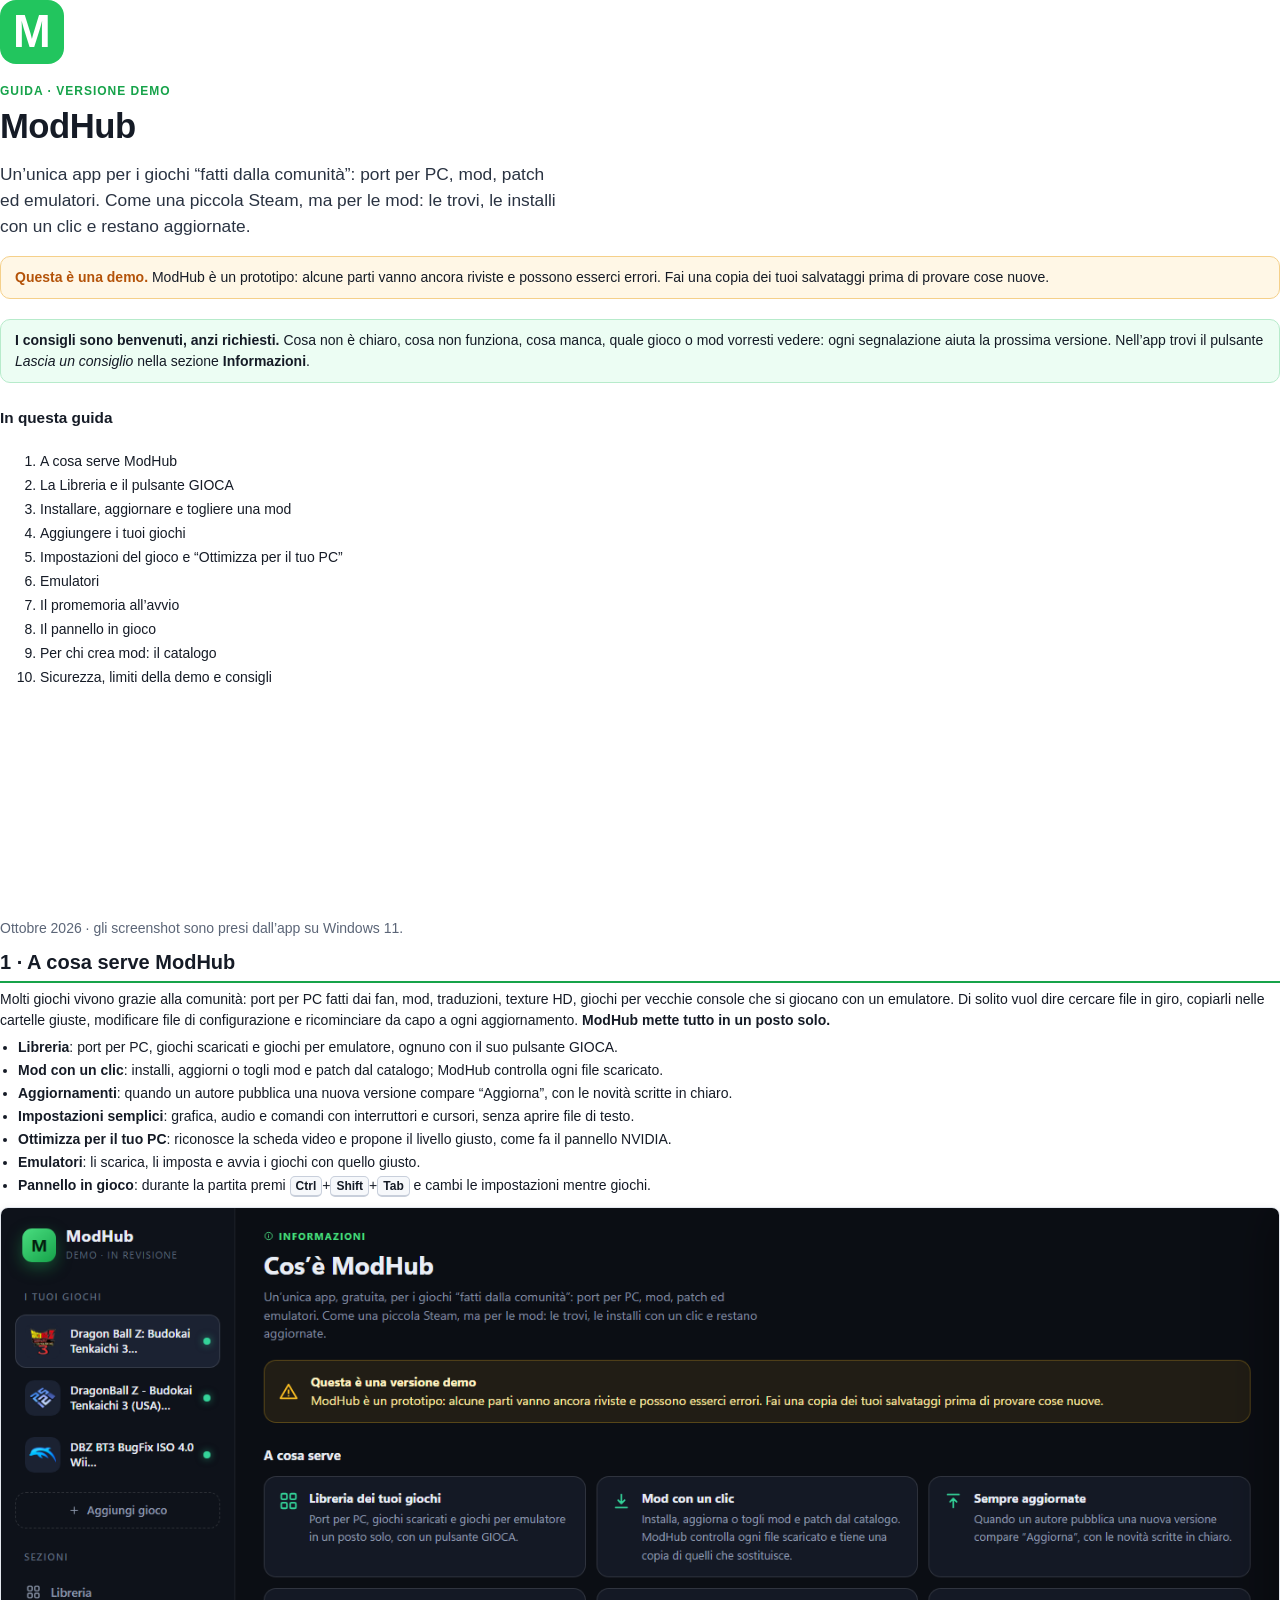
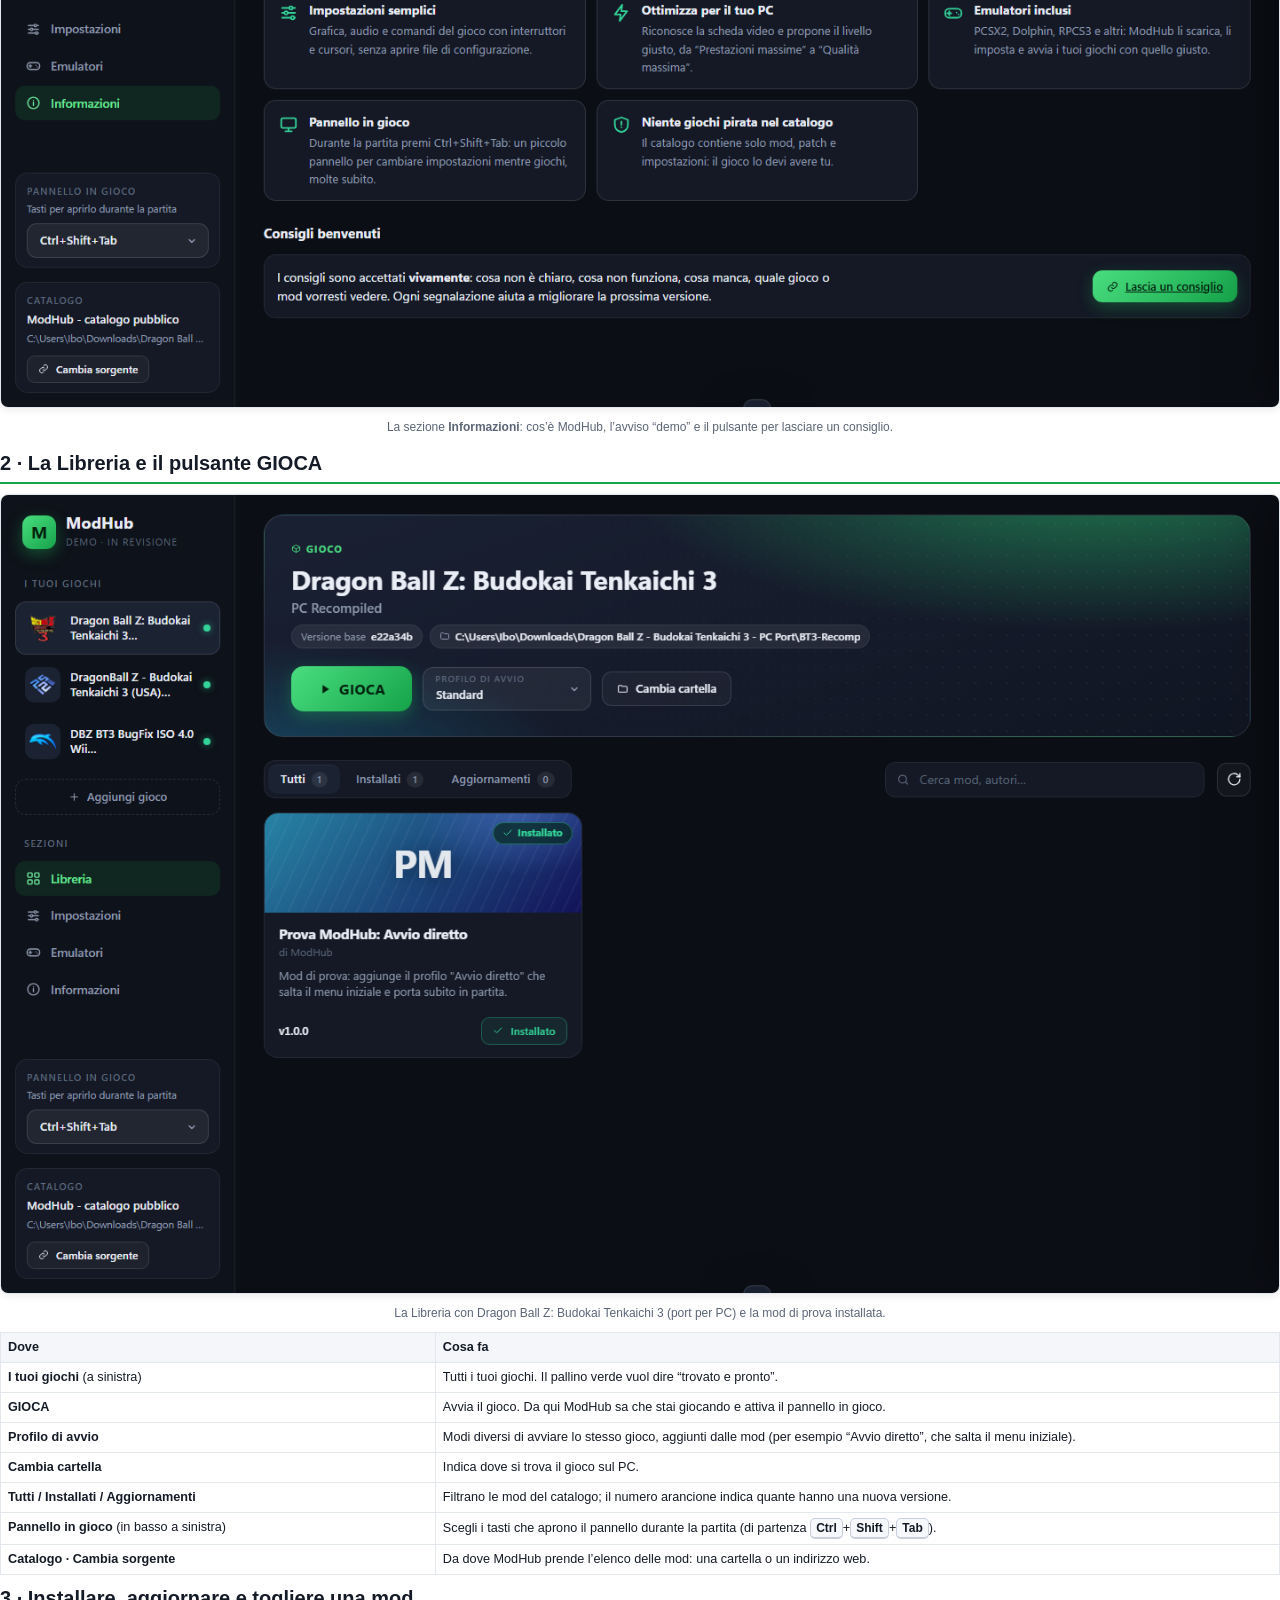
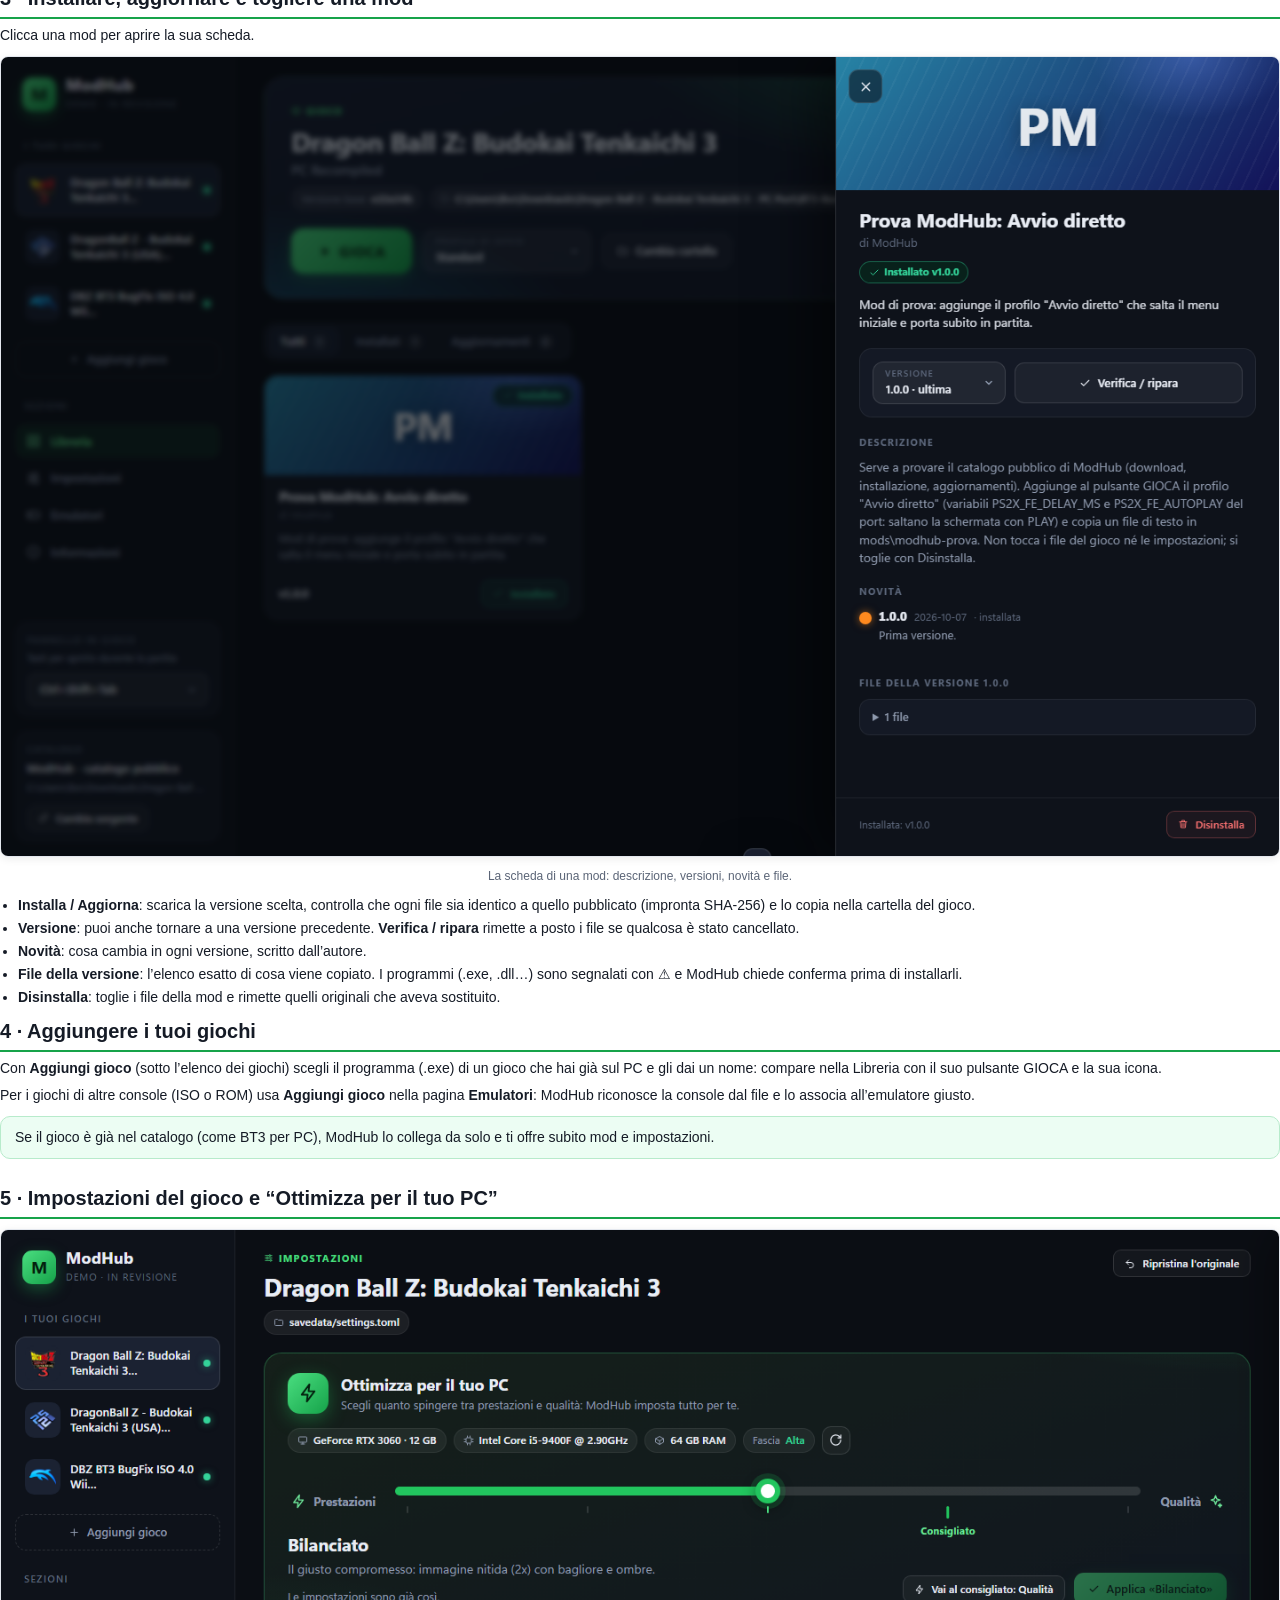
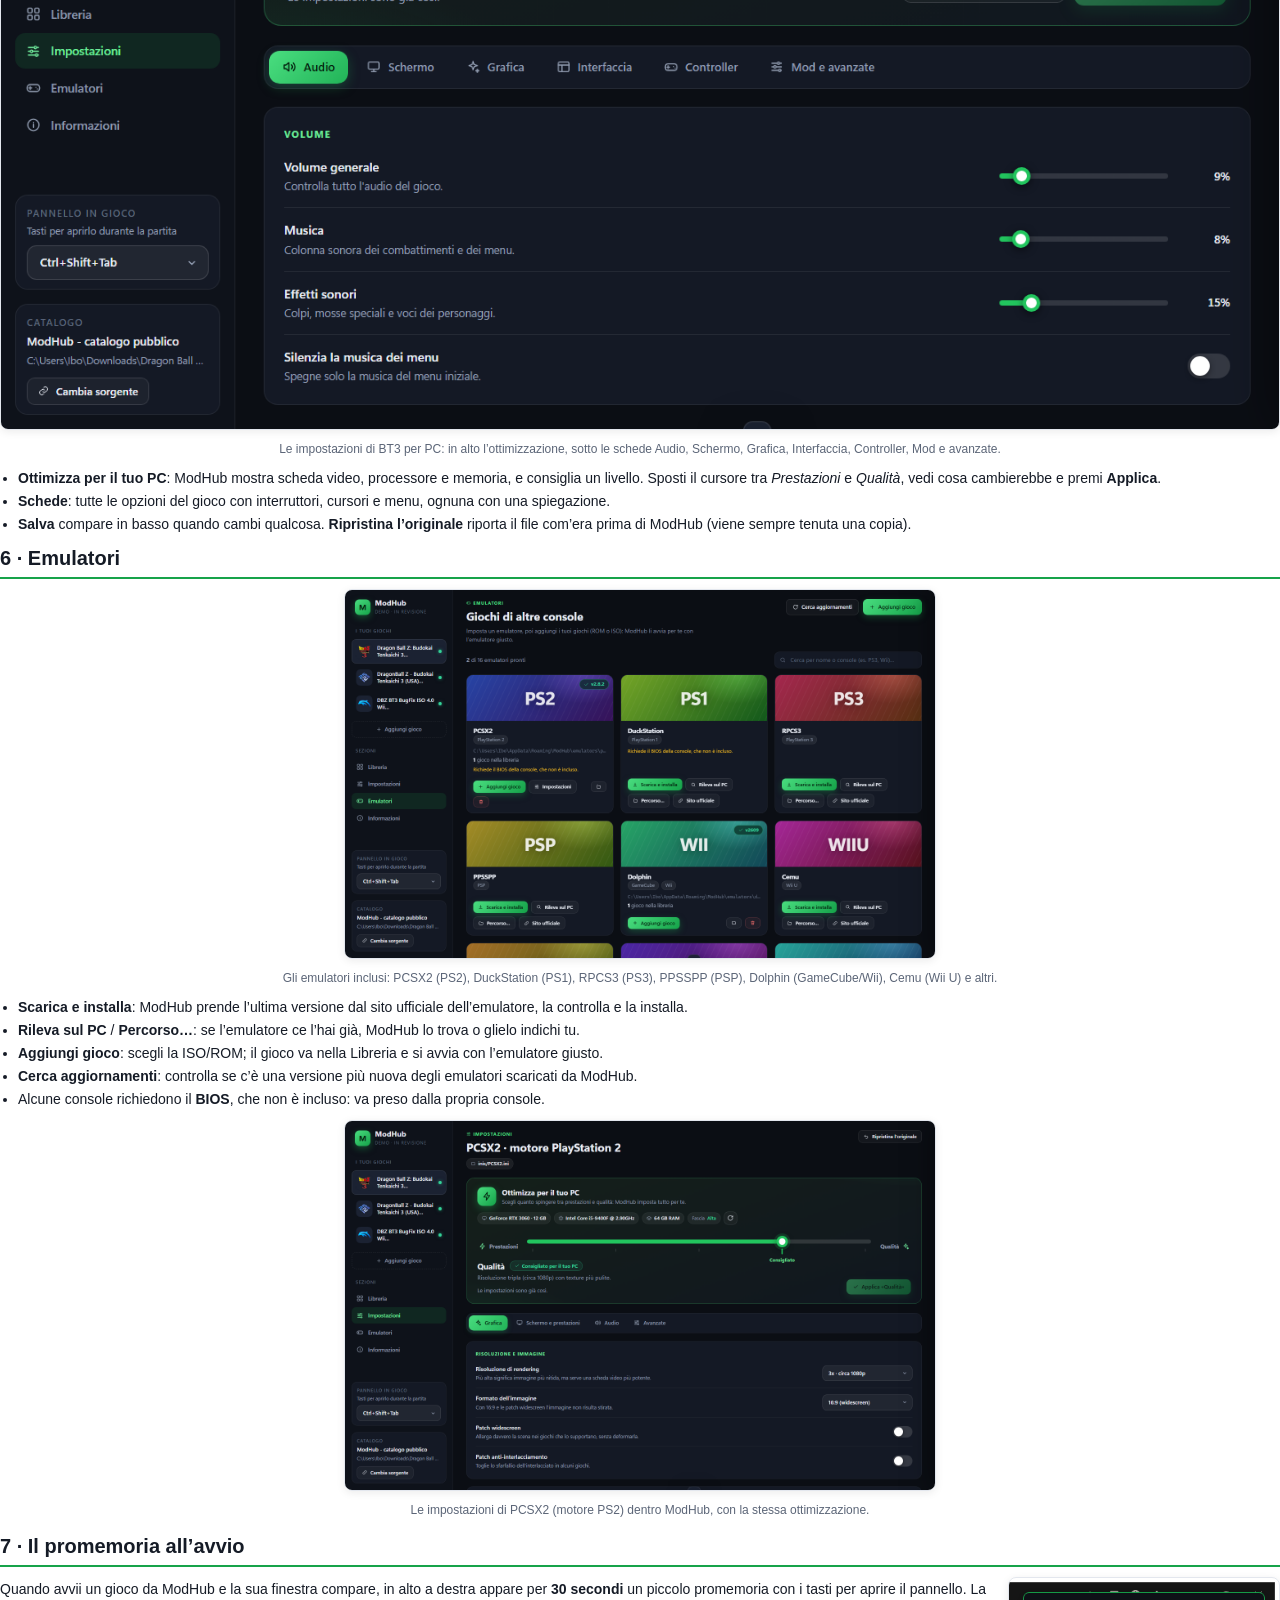
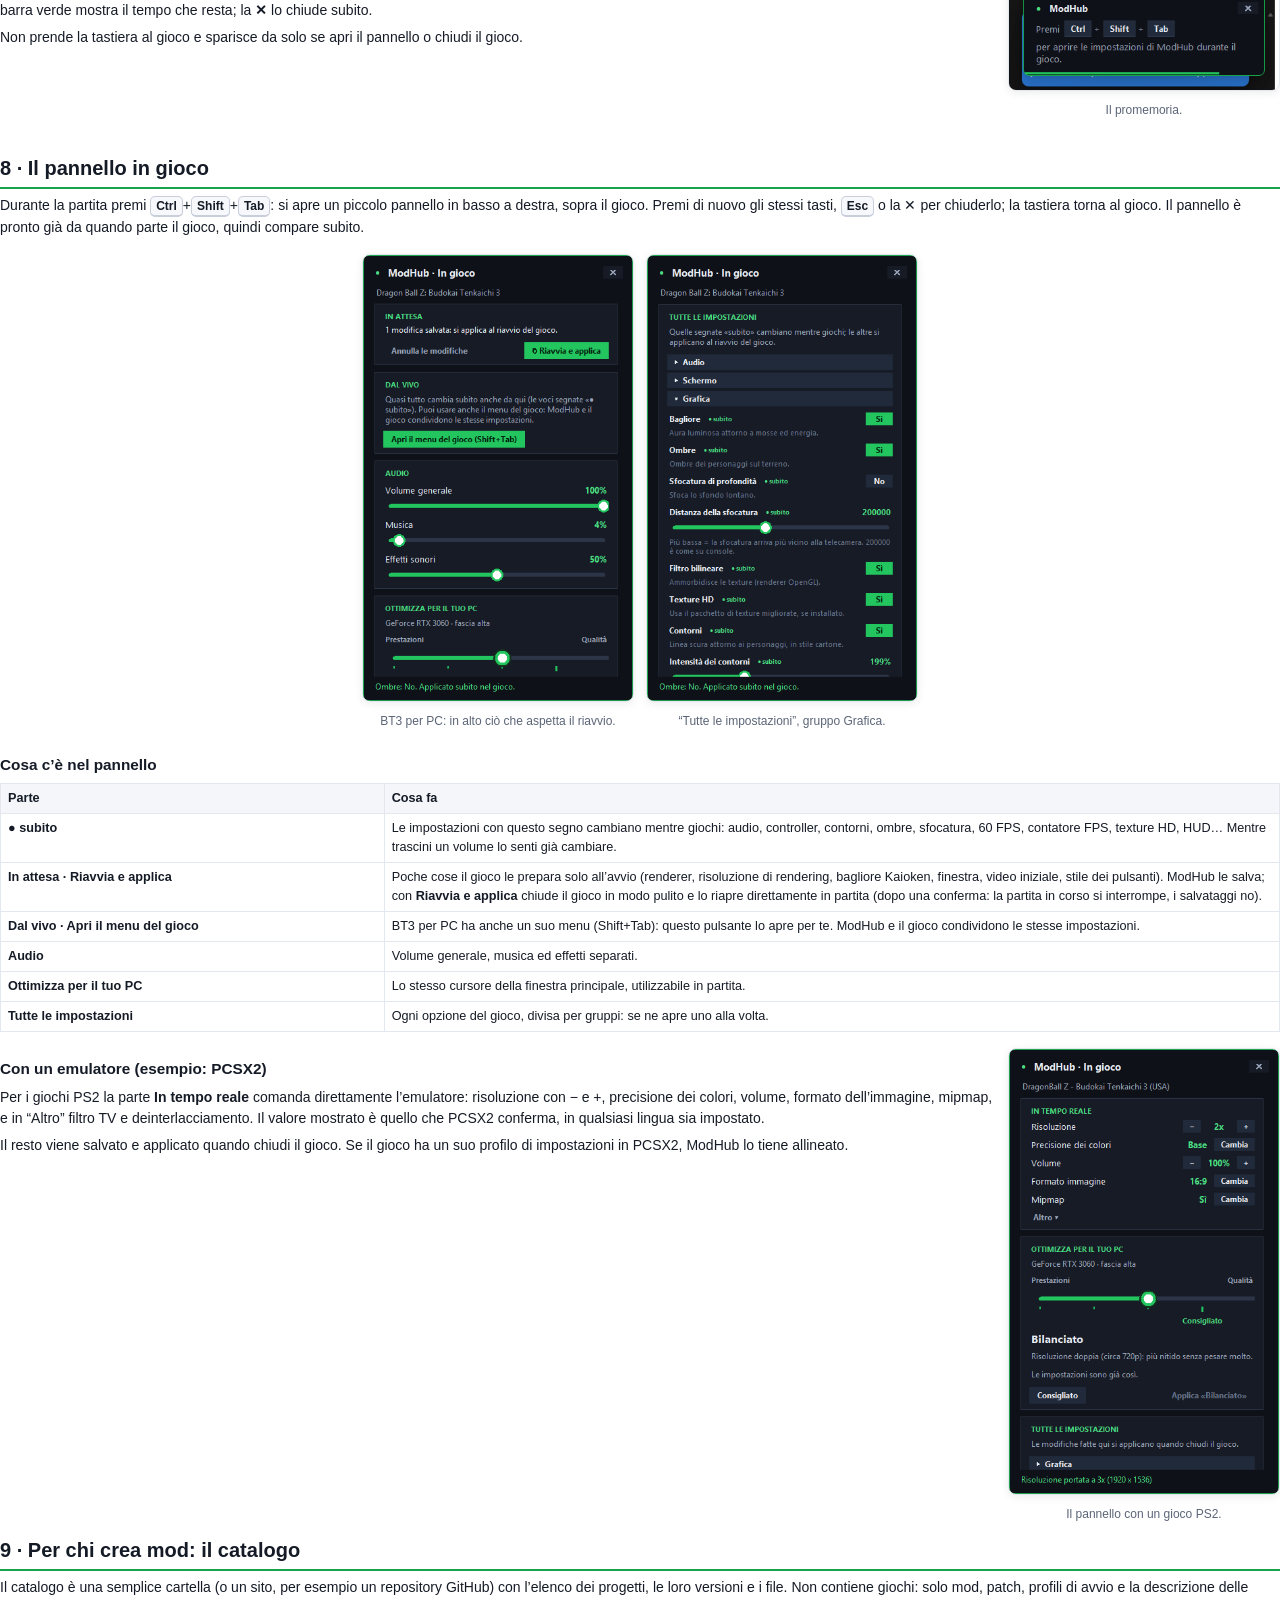
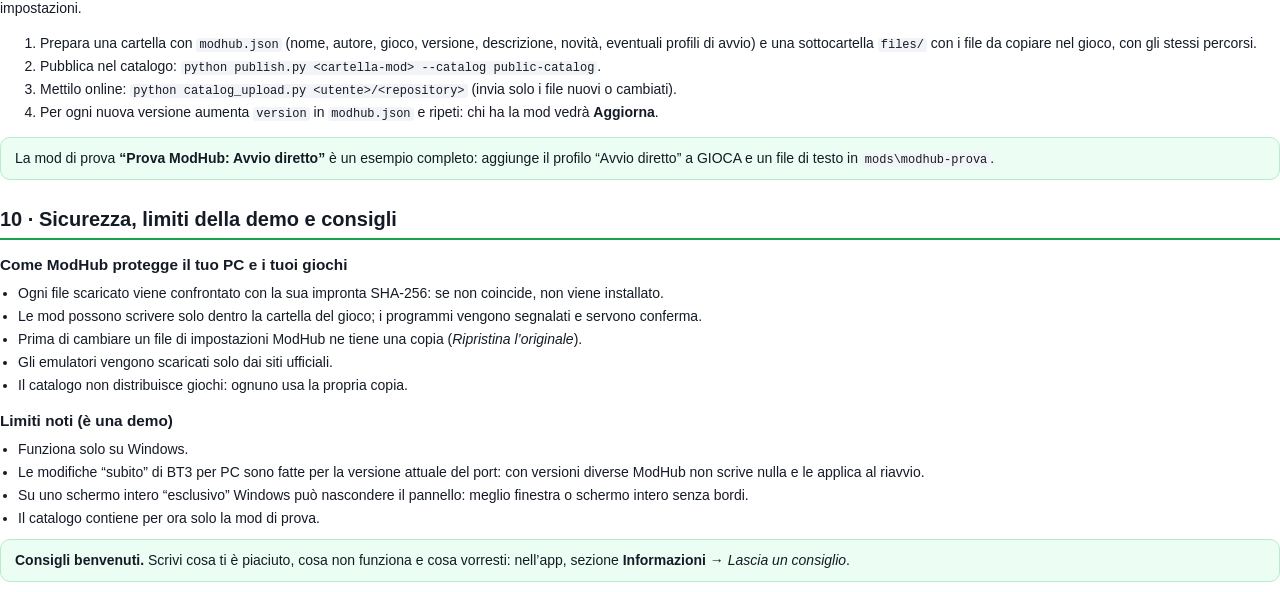
<file: docs/guida.html>
<!doctype html>
<html lang="it">
<head>
<meta charset="utf-8">
<title>ModHub - Guida (demo)</title>
<style>
  @page { size: A4; margin: 16mm 15mm 16mm 15mm; }
  :root { --ink: #151b26; --muted: #5b6577; --green: #16a34a; --green-bg: #ecfdf3; --amber-bg: #fff7e6; --amber: #b45309; --line: #e3e7ee; }
  * { box-sizing: border-box; }
  body { font-family: "Segoe UI", Arial, sans-serif; color: var(--ink); font-size: 10.5pt; line-height: 1.5; margin: 0; }
  h1 { font-size: 26pt; margin: 0 0 4px; letter-spacing: -0.5px; }
  h2 { font-size: 15pt; margin: 0 0 6px; padding-top: 2px; border-bottom: 2px solid var(--green); padding-bottom: 4px; }
  h3 { font-size: 11.5pt; margin: 14px 0 4px; }
  p { margin: 6px 0; }
  ul { margin: 6px 0 6px 18px; padding: 0; }
  li { margin: 2px 0; }
  .muted { color: var(--muted); }
  .cover { height: 250mm; display: flex; flex-direction: column; justify-content: center; page-break-after: always; }
  .logo { width: 64px; height: 64px; border-radius: 16px; background: #22c55e; color: #fff; font-size: 34pt; font-weight: 700;
          display: flex; align-items: center; justify-content: center; margin-bottom: 18px; }
  .tag { display: inline-block; font-size: 9pt; font-weight: 700; letter-spacing: 1px; color: var(--green); text-transform: uppercase; }
  .lead { font-size: 13pt; color: #2a3342; max-width: 150mm; }
  .box { border-radius: 10px; padding: 10px 14px; margin: 10px 0; }
  .demo { background: var(--amber-bg); border: 1px solid #f5d08a; }
  .demo b { color: var(--amber); }
  .tip { background: var(--green-bg); border: 1px solid #b7ebcb; }
  section { page-break-before: always; }
  section.flow { page-break-before: auto; margin-top: 18px; }
  figure { margin: 10px 0; text-align: center; page-break-inside: avoid; }
  figure img { max-width: 100%; border-radius: 8px; border: 1px solid var(--line); box-shadow: 0 2px 8px rgba(0,0,0,.08); }
  figcaption { font-size: 9pt; color: var(--muted); margin-top: 4px; }
  .pair { display: flex; gap: 12px; justify-content: center; page-break-inside: avoid; }
  .pair figure { flex: 0 0 auto; }
  .pair img { width: 72mm; }
  .side { display: flex; gap: 14px; align-items: flex-start; page-break-inside: avoid; }
  .side figure { flex: 0 0 72mm; margin-top: 4px; }
  .side figure img { width: 72mm; }
  .side .text { flex: 1; }
  .k { display: inline-block; border: 1px solid #c8cfdb; border-bottom-width: 2px; border-radius: 5px; padding: 0 5px; font-size: 9pt; font-weight: 600; background: #f6f8fb; }
  table { border-collapse: collapse; width: 100%; font-size: 9.5pt; margin: 6px 0; }
  td, th { border: 1px solid var(--line); padding: 5px 7px; vertical-align: top; text-align: left; }
  th { background: #f4f6f9; }
  .toc li { margin: 3px 0; }
  code { font-family: Consolas, monospace; font-size: 9pt; background: #f2f4f7; padding: 0 3px; border-radius: 3px; }
</style>
</head>
<body>

<div class="cover">
  <div class="logo">M</div>
  <span class="tag">Guida · versione demo</span>
  <h1>ModHub</h1>
  <p class="lead">Un’unica app per i giochi “fatti dalla comunità”: port per PC, mod, patch ed emulatori.
    Come una piccola Steam, ma per le mod: le trovi, le installi con un clic e restano aggiornate.</p>
  <div class="box demo"><b>Questa è una demo.</b> ModHub è un prototipo: alcune parti vanno ancora riviste e possono esserci
    errori. Fai una copia dei tuoi salvataggi prima di provare cose nuove.</div>
  <div class="box tip"><b>I consigli sono benvenuti, anzi richiesti.</b> Cosa non è chiaro, cosa non funziona, cosa manca, quale gioco o
    mod vorresti vedere: ogni segnalazione aiuta la prossima versione. Nell’app trovi il pulsante <i>Lascia un consiglio</i>
    nella sezione <b>Informazioni</b>.</div>
  <h3>In questa guida</h3>
  <ol class="toc">
    <li>A cosa serve ModHub</li>
    <li>La Libreria e il pulsante GIOCA</li>
    <li>Installare, aggiornare e togliere una mod</li>
    <li>Aggiungere i tuoi giochi</li>
    <li>Impostazioni del gioco e “Ottimizza per il tuo PC”</li>
    <li>Emulatori</li>
    <li>Il promemoria all’avvio</li>
    <li>Il pannello in gioco</li>
    <li>Per chi crea mod: il catalogo</li>
    <li>Sicurezza, limiti della demo e consigli</li>
  </ol>
  <p class="muted" style="margin-top:auto">Ottobre 2026 · gli screenshot sono presi dall’app su Windows 11.</p>
</div>

<section>
  <h2>1 · A cosa serve ModHub</h2>
  <p>Molti giochi vivono grazie alla comunità: port per PC fatti dai fan, mod, traduzioni, texture HD, giochi per vecchie console
    che si giocano con un emulatore. Di solito vuol dire cercare file in giro, copiarli nelle cartelle giuste, modificare file di
    configurazione e ricominciare da capo a ogni aggiornamento. <b>ModHub mette tutto in un posto solo.</b></p>
  <ul>
    <li><b>Libreria</b>: port per PC, giochi scaricati e giochi per emulatore, ognuno con il suo pulsante GIOCA.</li>
    <li><b>Mod con un clic</b>: installi, aggiorni o togli mod e patch dal catalogo; ModHub controlla ogni file scaricato.</li>
    <li><b>Aggiornamenti</b>: quando un autore pubblica una nuova versione compare “Aggiorna”, con le novità scritte in chiaro.</li>
    <li><b>Impostazioni semplici</b>: grafica, audio e comandi con interruttori e cursori, senza aprire file di testo.</li>
    <li><b>Ottimizza per il tuo PC</b>: riconosce la scheda video e propone il livello giusto, come fa il pannello NVIDIA.</li>
    <li><b>Emulatori</b>: li scarica, li imposta e avvia i giochi con quello giusto.</li>
    <li><b>Pannello in gioco</b>: durante la partita premi <span class="k">Ctrl</span>+<span class="k">Shift</span>+<span class="k">Tab</span>
      e cambi le impostazioni mentre giochi.</li>
  </ul>
  <figure><img src="img/06_informazioni.png"><figcaption>La sezione <b>Informazioni</b>: cos’è ModHub, l’avviso “demo” e il pulsante per lasciare un consiglio.</figcaption></figure>
</section>

<section>
  <h2>2 · La Libreria e il pulsante GIOCA</h2>
  <figure><img src="img/01_libreria.png"><figcaption>La Libreria con Dragon Ball Z: Budokai Tenkaichi 3 (port per PC) e la mod di prova installata.</figcaption></figure>
  <table>
    <tr><th style="width:34%">Dove</th><th>Cosa fa</th></tr>
    <tr><td><b>I tuoi giochi</b> (a sinistra)</td><td>Tutti i tuoi giochi. Il pallino verde vuol dire “trovato e pronto”.</td></tr>
    <tr><td><b>GIOCA</b></td><td>Avvia il gioco. Da qui ModHub sa che stai giocando e attiva il pannello in gioco.</td></tr>
    <tr><td><b>Profilo di avvio</b></td><td>Modi diversi di avviare lo stesso gioco, aggiunti dalle mod (per esempio “Avvio diretto”, che salta il menu iniziale).</td></tr>
    <tr><td><b>Cambia cartella</b></td><td>Indica dove si trova il gioco sul PC.</td></tr>
    <tr><td><b>Tutti / Installati / Aggiornamenti</b></td><td>Filtrano le mod del catalogo; il numero arancione indica quante hanno una nuova versione.</td></tr>
    <tr><td><b>Pannello in gioco</b> (in basso a sinistra)</td><td>Scegli i tasti che aprono il pannello durante la partita (di partenza <span class="k">Ctrl</span>+<span class="k">Shift</span>+<span class="k">Tab</span>).</td></tr>
    <tr><td><b>Catalogo · Cambia sorgente</b></td><td>Da dove ModHub prende l’elenco delle mod: una cartella o un indirizzo web.</td></tr>
  </table>
</section>

<section>
  <h2>3 · Installare, aggiornare e togliere una mod</h2>
  <p>Clicca una mod per aprire la sua scheda.</p>
  <figure><img src="img/02_scheda_mod.png"><figcaption>La scheda di una mod: descrizione, versioni, novità e file.</figcaption></figure>
  <ul>
    <li><b>Installa / Aggiorna</b>: scarica la versione scelta, controlla che ogni file sia identico a quello pubblicato (impronta SHA-256) e lo copia nella cartella del gioco.</li>
    <li><b>Versione</b>: puoi anche tornare a una versione precedente. <b>Verifica / ripara</b> rimette a posto i file se qualcosa è stato cancellato.</li>
    <li><b>Novità</b>: cosa cambia in ogni versione, scritto dall’autore.</li>
    <li><b>File della versione</b>: l’elenco esatto di cosa viene copiato. I programmi (.exe, .dll…) sono segnalati con ⚠ e ModHub chiede conferma prima di installarli.</li>
    <li><b>Disinstalla</b>: toglie i file della mod e rimette quelli originali che aveva sostituito.</li>
  </ul>
</section>

<section>
  <h2>4 · Aggiungere i tuoi giochi</h2>
  <p>Con <b>Aggiungi gioco</b> (sotto l’elenco dei giochi) scegli il programma (.exe) di un gioco che hai già sul PC e gli dai un nome:
    compare nella Libreria con il suo pulsante GIOCA e la sua icona.</p>
  <p>Per i giochi di altre console (ISO o ROM) usa <b>Aggiungi gioco</b> nella pagina <b>Emulatori</b>: ModHub riconosce la console
    dal file e lo associa all’emulatore giusto.</p>
  <div class="box tip">Se il gioco è già nel catalogo (come BT3 per PC), ModHub lo collega da solo e ti offre subito mod e impostazioni.</div>

  <h2 style="margin-top:22px">5 · Impostazioni del gioco e “Ottimizza per il tuo PC”</h2>
  <figure><img src="img/03_impostazioni.png"><figcaption>Le impostazioni di BT3 per PC: in alto l’ottimizzazione, sotto le schede Audio, Schermo, Grafica, Interfaccia, Controller, Mod e avanzate.</figcaption></figure>
  <ul>
    <li><b>Ottimizza per il tuo PC</b>: ModHub mostra scheda video, processore e memoria, e consiglia un livello. Sposti il cursore tra
      <i>Prestazioni</i> e <i>Qualità</i>, vedi cosa cambierebbe e premi <b>Applica</b>.</li>
    <li><b>Schede</b>: tutte le opzioni del gioco con interruttori, cursori e menu, ognuna con una spiegazione.</li>
    <li><b>Salva</b> compare in basso quando cambi qualcosa. <b>Ripristina l’originale</b> riporta il file com’era prima di ModHub (viene sempre tenuta una copia).</li>
  </ul>
</section>

<section>
  <h2>6 · Emulatori</h2>
  <figure><img src="img/04_emulatori.png" style="max-height:98mm"><figcaption>Gli emulatori inclusi: PCSX2 (PS2), DuckStation (PS1), RPCS3 (PS3), PPSSPP (PSP), Dolphin (GameCube/Wii), Cemu (Wii U) e altri.</figcaption></figure>
  <ul>
    <li><b>Scarica e installa</b>: ModHub prende l’ultima versione dal sito ufficiale dell’emulatore, la controlla e la installa.</li>
    <li><b>Rileva sul PC</b> / <b>Percorso…</b>: se l’emulatore ce l’hai già, ModHub lo trova o glielo indichi tu.</li>
    <li><b>Aggiungi gioco</b>: scegli la ISO/ROM; il gioco va nella Libreria e si avvia con l’emulatore giusto.</li>
    <li><b>Cerca aggiornamenti</b>: controlla se c’è una versione più nuova degli emulatori scaricati da ModHub.</li>
    <li>Alcune console richiedono il <b>BIOS</b>, che non è incluso: va preso dalla propria console.</li>
  </ul>
  <figure><img src="img/05_impostazioni_pcsx2.png" style="max-height:98mm"><figcaption>Le impostazioni di PCSX2 (motore PS2) dentro ModHub, con la stessa ottimizzazione.</figcaption></figure>
</section>

<section>
  <h2>7 · Il promemoria all’avvio</h2>
  <div class="side">
    <div class="text">
      <p>Quando avvii un gioco da ModHub e la sua finestra compare, in alto a destra appare per <b>30 secondi</b> un piccolo
        promemoria con i tasti per aprire il pannello. La barra verde mostra il tempo che resta; la <b>✕</b> lo chiude subito.</p>
      <p>Non prende la tastiera al gioco e sparisce da solo se apri il pannello o chiudi il gioco.</p>
    </div>
    <figure><img src="img/10_promemoria.png"><figcaption>Il promemoria.</figcaption></figure>
  </div>

  <h2 style="margin-top:22px">8 · Il pannello in gioco</h2>
  <p>Durante la partita premi <span class="k">Ctrl</span>+<span class="k">Shift</span>+<span class="k">Tab</span>: si apre un piccolo pannello
    in basso a destra, sopra il gioco. Premi di nuovo gli stessi tasti, <span class="k">Esc</span> o la ✕ per chiuderlo; la tastiera torna al gioco.
    Il pannello è pronto già da quando parte il gioco, quindi compare subito.</p>
  <div class="pair">
    <figure><img src="img/07_pannello_bt3.png"><figcaption>BT3 per PC: in alto ciò che aspetta il riavvio.</figcaption></figure>
    <figure><img src="img/08_pannello_bt3_grafica.png"><figcaption>“Tutte le impostazioni”, gruppo Grafica.</figcaption></figure>
  </div>
</section>

<section>
  <h3>Cosa c’è nel pannello</h3>
  <table>
    <tr><th style="width:30%">Parte</th><th>Cosa fa</th></tr>
    <tr><td><b>● subito</b></td><td>Le impostazioni con questo segno cambiano mentre giochi: audio, controller, contorni, ombre, sfocatura, 60 FPS, contatore FPS, texture HD, HUD… Mentre trascini un volume lo senti già cambiare.</td></tr>
    <tr><td><b>In attesa · Riavvia e applica</b></td><td>Poche cose il gioco le prepara solo all’avvio (renderer, risoluzione di rendering, bagliore Kaioken, finestra, video iniziale, stile dei pulsanti). ModHub le salva; con <b>Riavvia e applica</b> chiude il gioco in modo pulito e lo riapre direttamente in partita (dopo una conferma: la partita in corso si interrompe, i salvataggi no).</td></tr>
    <tr><td><b>Dal vivo · Apri il menu del gioco</b></td><td>BT3 per PC ha anche un suo menu (Shift+Tab): questo pulsante lo apre per te. ModHub e il gioco condividono le stesse impostazioni.</td></tr>
    <tr><td><b>Audio</b></td><td>Volume generale, musica ed effetti separati.</td></tr>
    <tr><td><b>Ottimizza per il tuo PC</b></td><td>Lo stesso cursore della finestra principale, utilizzabile in partita.</td></tr>
    <tr><td><b>Tutte le impostazioni</b></td><td>Ogni opzione del gioco, divisa per gruppi: se ne apre uno alla volta.</td></tr>
  </table>
  <div class="side" style="margin-top:12px">
    <div class="text">
      <h3>Con un emulatore (esempio: PCSX2)</h3>
      <p>Per i giochi PS2 la parte <b>In tempo reale</b> comanda direttamente l’emulatore: risoluzione con − e +, precisione dei colori,
        volume, formato dell’immagine, mipmap, e in “Altro” filtro TV e deinterlacciamento. Il valore mostrato è quello che PCSX2 conferma,
        in qualsiasi lingua sia impostato.</p>
      <p>Il resto viene salvato e applicato quando chiudi il gioco. Se il gioco ha un suo profilo di impostazioni in PCSX2, ModHub lo tiene allineato.</p>
    </div>
    <figure><img src="img/09_pannello_pcsx2.png"><figcaption>Il pannello con un gioco PS2.</figcaption></figure>
  </div>
</section>

<section>
  <h2>9 · Per chi crea mod: il catalogo</h2>
  <p>Il catalogo è una semplice cartella (o un sito, per esempio un repository GitHub) con l’elenco dei progetti, le loro versioni e i
    file. Non contiene giochi: solo mod, patch, profili di avvio e la descrizione delle impostazioni.</p>
  <ol>
    <li>Prepara una cartella con <code>modhub.json</code> (nome, autore, gioco, versione, descrizione, novità, eventuali profili di avvio) e una
      sottocartella <code>files/</code> con i file da copiare nel gioco, con gli stessi percorsi.</li>
    <li>Pubblica nel catalogo: <code>python publish.py &lt;cartella-mod&gt; --catalog public-catalog</code>.</li>
    <li>Mettilo online: <code>python catalog_upload.py &lt;utente&gt;/&lt;repository&gt;</code> (invia solo i file nuovi o cambiati).</li>
    <li>Per ogni nuova versione aumenta <code>version</code> in <code>modhub.json</code> e ripeti: chi ha la mod vedrà <b>Aggiorna</b>.</li>
  </ol>
  <div class="box tip">La mod di prova <b>“Prova ModHub: Avvio diretto”</b> è un esempio completo: aggiunge il profilo “Avvio diretto” a GIOCA e un file di testo in <code>mods\modhub-prova</code>.</div>

  <h2 style="margin-top:22px">10 · Sicurezza, limiti della demo e consigli</h2>
  <h3>Come ModHub protegge il tuo PC e i tuoi giochi</h3>
  <ul>
    <li>Ogni file scaricato viene confrontato con la sua impronta SHA-256: se non coincide, non viene installato.</li>
    <li>Le mod possono scrivere solo dentro la cartella del gioco; i programmi vengono segnalati e servono conferma.</li>
    <li>Prima di cambiare un file di impostazioni ModHub ne tiene una copia (<i>Ripristina l’originale</i>).</li>
    <li>Gli emulatori vengono scaricati solo dai siti ufficiali.</li>
    <li>Il catalogo non distribuisce giochi: ognuno usa la propria copia.</li>
  </ul>
  <h3>Limiti noti (è una demo)</h3>
  <ul>
    <li>Funziona solo su Windows.</li>
    <li>Le modifiche “subito” di BT3 per PC sono fatte per la versione attuale del port: con versioni diverse ModHub non scrive nulla e le applica al riavvio.</li>
    <li>Su uno schermo intero “esclusivo” Windows può nascondere il pannello: meglio finestra o schermo intero senza bordi.</li>
    <li>Il catalogo contiene per ora solo la mod di prova.</li>
  </ul>
  <div class="box tip"><b>Consigli benvenuti.</b> Scrivi cosa ti è piaciuto, cosa non funziona e cosa vorresti: nell’app, sezione
    <b>Informazioni</b> → <i>Lascia un consiglio</i>.</div>
</section>

</body>
</html>
</file>
